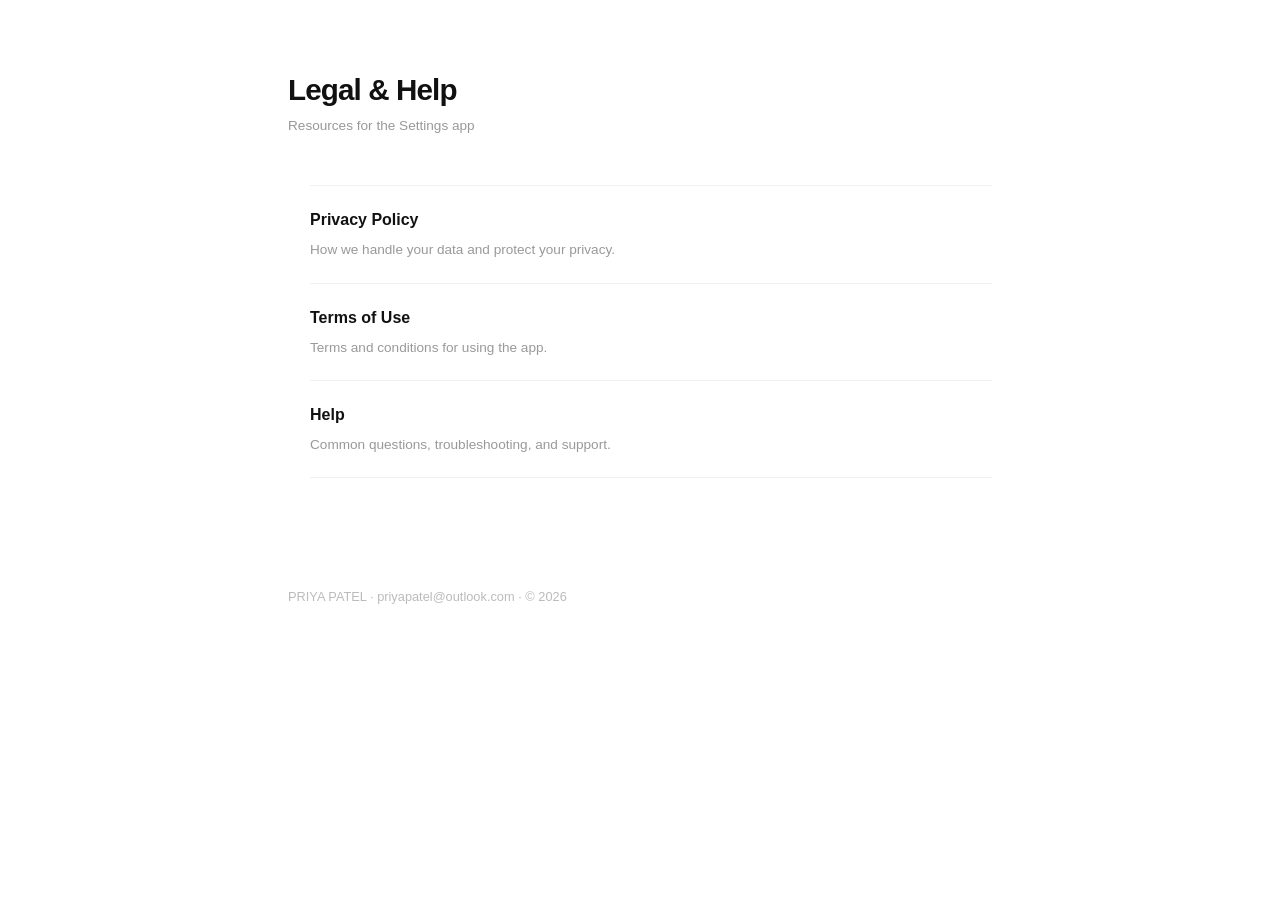
<file: index.html>
<!DOCTYPE html>
<html lang="en">
<head>
  <meta charset="UTF-8">
  <meta name="viewport" content="width=device-width, initial-scale=1.0">
  <title>Legal &amp; Help — Settings</title>
  <meta name="description" content="Privacy Policy, Terms of Use, and Help for the Settings iOS app.">
  <link rel="stylesheet" href="styles.css">
</head>
<body>

  <main class="page">
    <h1>Legal &amp; Help</h1>
    <p class="meta">Resources for the Settings app</p>

    <ul class="index-links">
      <li>
        <a href="privacy.html">
          <span class="link-title">Privacy Policy</span>
          <span class="link-desc">How we handle your data and protect your privacy.</span>
        </a>
      </li>
      <li>
        <a href="terms.html">
          <span class="link-title">Terms of Use</span>
          <span class="link-desc">Terms and conditions for using the app.</span>
        </a>
      </li>
      <li>
        <a href="help.html">
          <span class="link-title">Help</span>
          <span class="link-desc">Common questions, troubleshooting, and support.</span>
        </a>
      </li>
    </ul>
  </main>

  <footer class="footer">
    PRIYA PATEL<span class="footer-sep"></span><a href="mailto:priyapatel@outlook.com">priyapatel@outlook.com</a><span class="footer-sep"></span>&copy; 2026
  </footer>

</body>
</html>
</file>
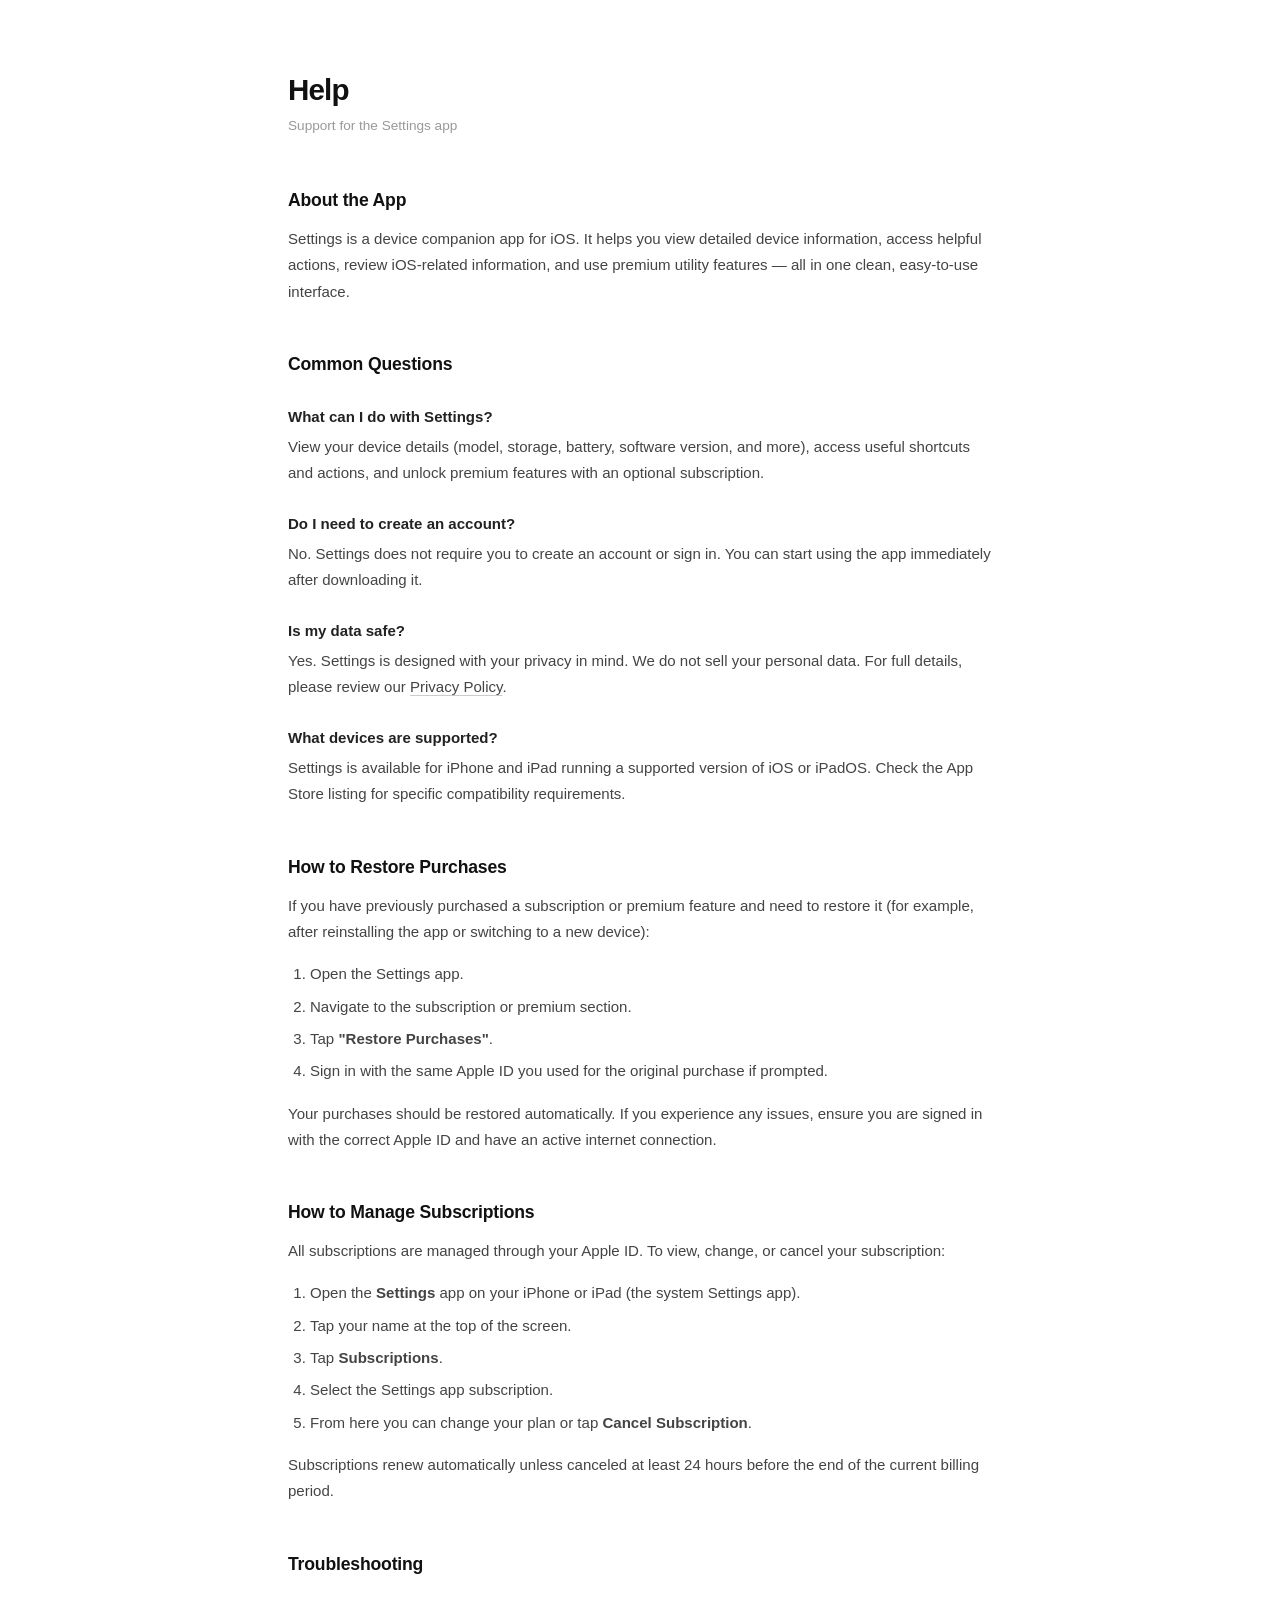
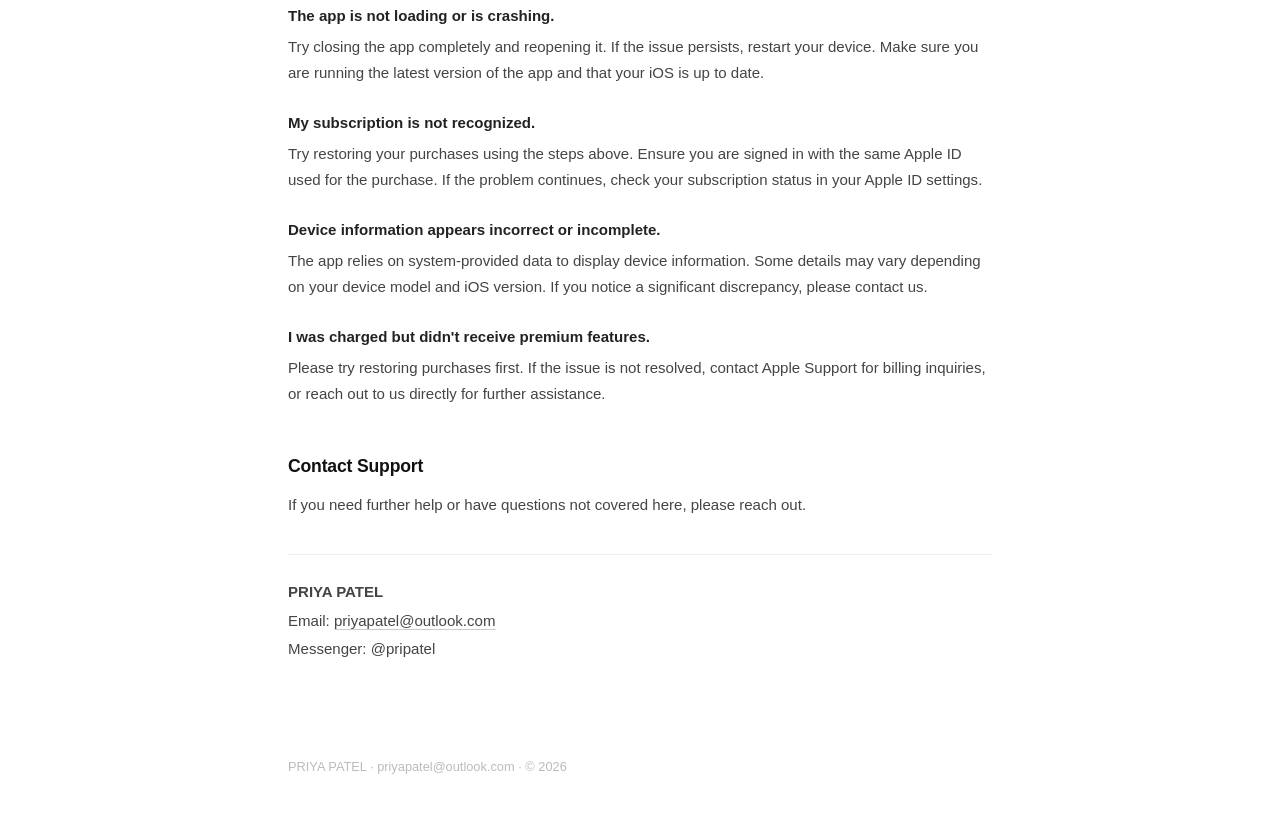
<file: help.html>
<!DOCTYPE html>
<html lang="en">
<head>
  <meta charset="UTF-8">
  <meta name="viewport" content="width=device-width, initial-scale=1.0">
  <title>Help — Settings</title>
  <meta name="description" content="Help and support for the Settings iOS app by PRIYA PATEL.">
  <link rel="stylesheet" href="styles.css">
</head>
<body>

  <main class="page">
    <h1>Help</h1>
    <p class="meta">Support for the Settings app</p>

    <h2>About the App</h2>
    <p>Settings is a device companion app for iOS. It helps you view detailed device information, access helpful actions, review iOS-related information, and use premium utility features — all in one clean, easy-to-use interface.</p>

    <h2>Common Questions</h2>

    <dl class="faq">
      <dt>What can I do with Settings?</dt>
      <dd>View your device details (model, storage, battery, software version, and more), access useful shortcuts and actions, and unlock premium features with an optional subscription.</dd>

      <dt>Do I need to create an account?</dt>
      <dd>No. Settings does not require you to create an account or sign in. You can start using the app immediately after downloading it.</dd>

      <dt>Is my data safe?</dt>
      <dd>Yes. Settings is designed with your privacy in mind. We do not sell your personal data. For full details, please review our <a href="privacy.html">Privacy Policy</a>.</dd>

      <dt>What devices are supported?</dt>
      <dd>Settings is available for iPhone and iPad running a supported version of iOS or iPadOS. Check the App Store listing for specific compatibility requirements.</dd>
    </dl>

    <h2>How to Restore Purchases</h2>
    <p>If you have previously purchased a subscription or premium feature and need to restore it (for example, after reinstalling the app or switching to a new device):</p>
    <ol>
      <li>Open the Settings app.</li>
      <li>Navigate to the subscription or premium section.</li>
      <li>Tap <strong>"Restore Purchases"</strong>.</li>
      <li>Sign in with the same Apple ID you used for the original purchase if prompted.</li>
    </ol>
    <p>Your purchases should be restored automatically. If you experience any issues, ensure you are signed in with the correct Apple ID and have an active internet connection.</p>

    <h2>How to Manage Subscriptions</h2>
    <p>All subscriptions are managed through your Apple ID. To view, change, or cancel your subscription:</p>
    <ol>
      <li>Open the <strong>Settings</strong> app on your iPhone or iPad (the system Settings app).</li>
      <li>Tap your name at the top of the screen.</li>
      <li>Tap <strong>Subscriptions</strong>.</li>
      <li>Select the Settings app subscription.</li>
      <li>From here you can change your plan or tap <strong>Cancel Subscription</strong>.</li>
    </ol>
    <p>Subscriptions renew automatically unless canceled at least 24 hours before the end of the current billing period.</p>

    <h2>Troubleshooting</h2>

    <dl class="faq">
      <dt>The app is not loading or is crashing.</dt>
      <dd>Try closing the app completely and reopening it. If the issue persists, restart your device. Make sure you are running the latest version of the app and that your iOS is up to date.</dd>

      <dt>My subscription is not recognized.</dt>
      <dd>Try restoring your purchases using the steps above. Ensure you are signed in with the same Apple ID used for the purchase. If the problem continues, check your subscription status in your Apple ID settings.</dd>

      <dt>Device information appears incorrect or incomplete.</dt>
      <dd>The app relies on system-provided data to display device information. Some details may vary depending on your device model and iOS version. If you notice a significant discrepancy, please contact us.</dd>

      <dt>I was charged but didn't receive premium features.</dt>
      <dd>Please try restoring purchases first. If the issue is not resolved, contact Apple Support for billing inquiries, or reach out to us directly for further assistance.</dd>
    </dl>

    <h2>Contact Support</h2>
    <p>If you need further help or have questions not covered here, please reach out.</p>
    <div class="contact">
      <p><strong>PRIYA PATEL</strong></p>
      <p>Email: <a href="mailto:priyapatel@outlook.com">priyapatel@outlook.com</a></p>
      <p>Messenger: @pripatel</p>
    </div>
  </main>

  <footer class="footer">
    PRIYA PATEL<span class="footer-sep"></span><a href="mailto:priyapatel@outlook.com">priyapatel@outlook.com</a><span class="footer-sep"></span>&copy; 2026
  </footer>

</body>
</html>
</file>
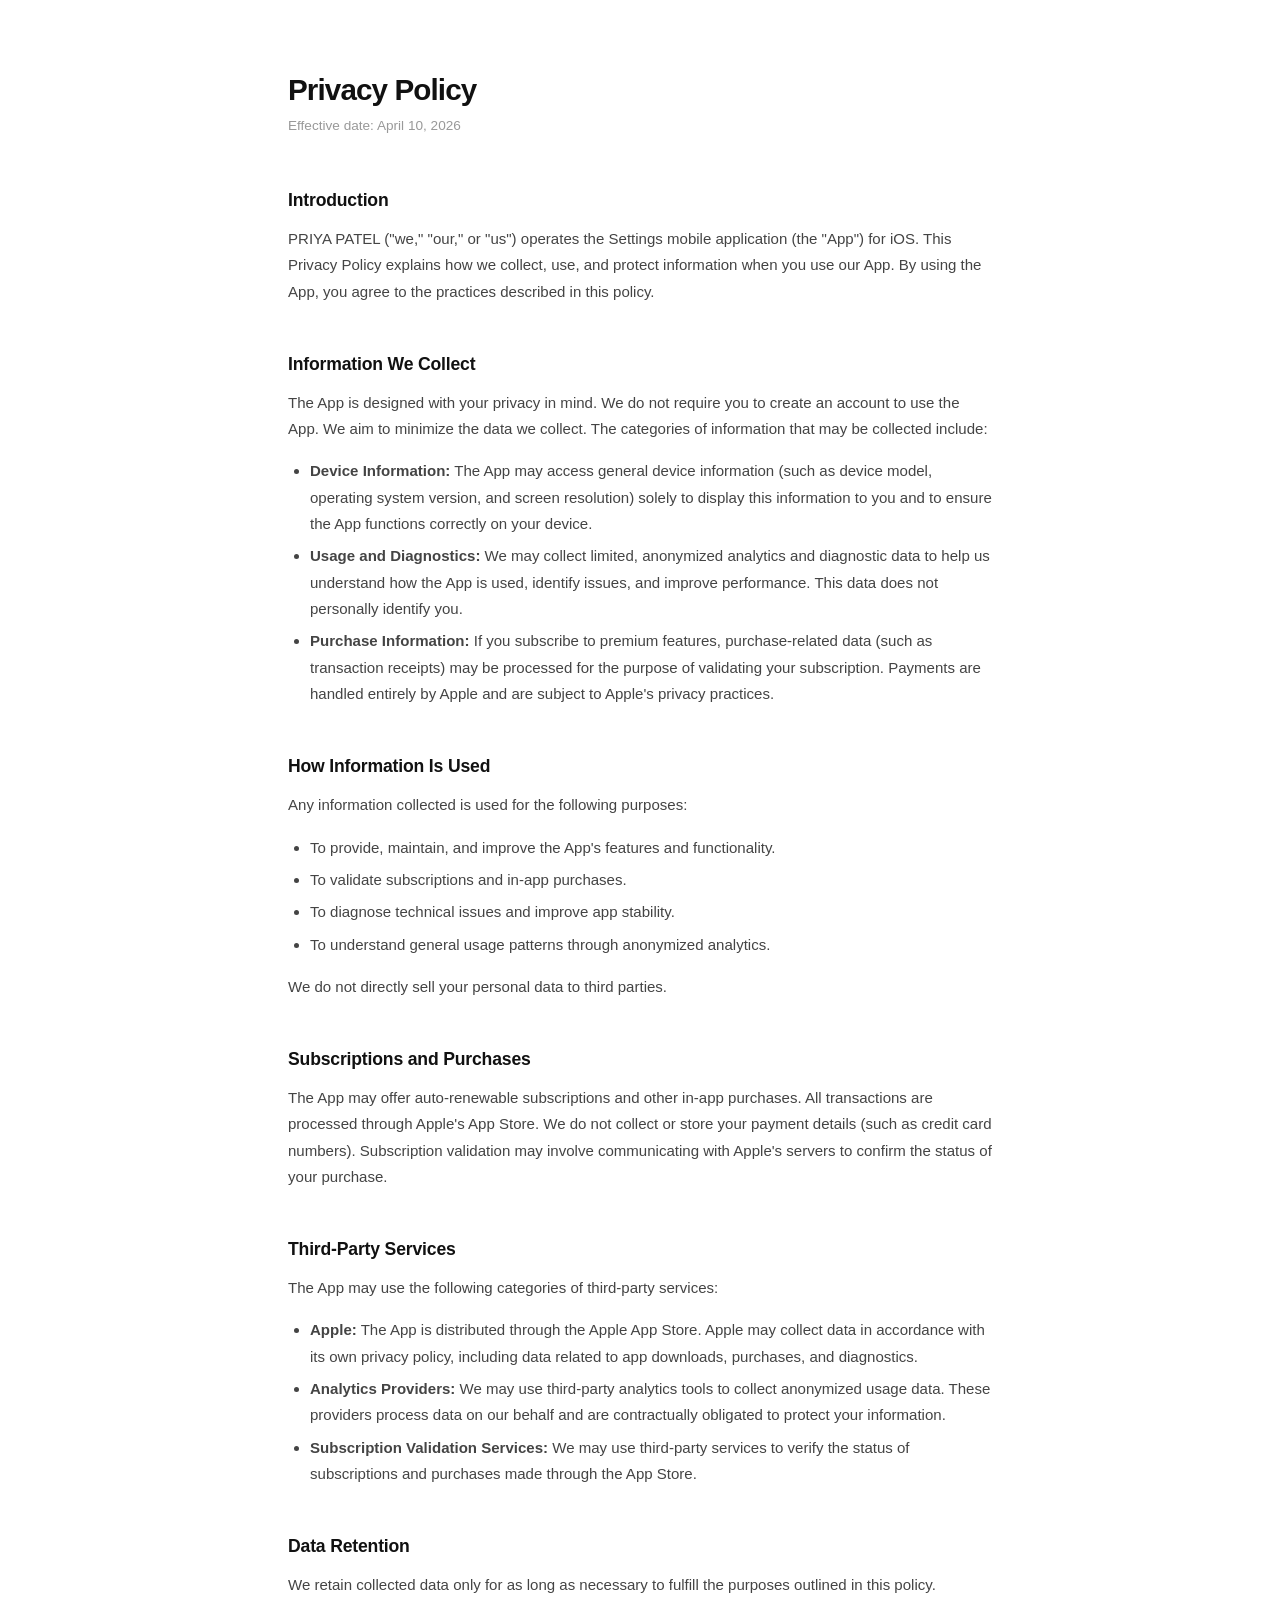
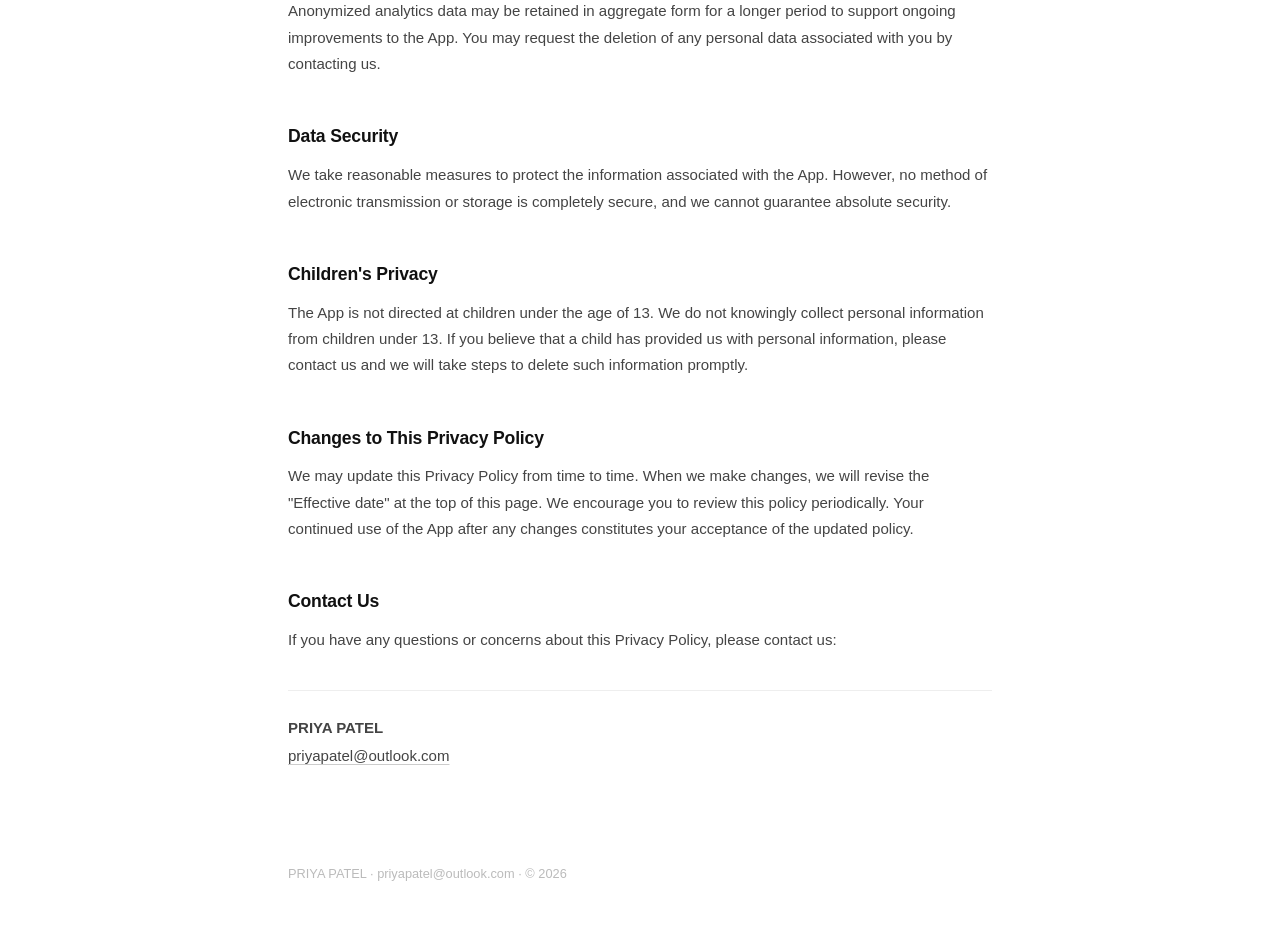
<file: privacy.html>
<!DOCTYPE html>
<html lang="en">
<head>
  <meta charset="UTF-8">
  <meta name="viewport" content="width=device-width, initial-scale=1.0">
  <title>Privacy Policy — Settings</title>
  <meta name="description" content="Privacy Policy for the Settings iOS app by PRIYA PATEL.">
  <link rel="stylesheet" href="styles.css">
</head>
<body>

  <main class="page">
    <h1>Privacy Policy</h1>
    <p class="meta">Effective date: April 10, 2026</p>

    <h2>Introduction</h2>
    <p>PRIYA PATEL ("we," "our," or "us") operates the Settings mobile application (the "App") for iOS. This Privacy Policy explains how we collect, use, and protect information when you use our App. By using the App, you agree to the practices described in this policy.</p>

    <h2>Information We Collect</h2>
    <p>The App is designed with your privacy in mind. We do not require you to create an account to use the App. We aim to minimize the data we collect. The categories of information that may be collected include:</p>
    <ul>
      <li><strong>Device Information:</strong> The App may access general device information (such as device model, operating system version, and screen resolution) solely to display this information to you and to ensure the App functions correctly on your device.</li>
      <li><strong>Usage and Diagnostics:</strong> We may collect limited, anonymized analytics and diagnostic data to help us understand how the App is used, identify issues, and improve performance. This data does not personally identify you.</li>
      <li><strong>Purchase Information:</strong> If you subscribe to premium features, purchase-related data (such as transaction receipts) may be processed for the purpose of validating your subscription. Payments are handled entirely by Apple and are subject to Apple's privacy practices.</li>
    </ul>

    <h2>How Information Is Used</h2>
    <p>Any information collected is used for the following purposes:</p>
    <ul>
      <li>To provide, maintain, and improve the App's features and functionality.</li>
      <li>To validate subscriptions and in-app purchases.</li>
      <li>To diagnose technical issues and improve app stability.</li>
      <li>To understand general usage patterns through anonymized analytics.</li>
    </ul>
    <p>We do not directly sell your personal data to third parties.</p>

    <h2>Subscriptions and Purchases</h2>
    <p>The App may offer auto-renewable subscriptions and other in-app purchases. All transactions are processed through Apple's App Store. We do not collect or store your payment details (such as credit card numbers). Subscription validation may involve communicating with Apple's servers to confirm the status of your purchase.</p>

    <h2>Third-Party Services</h2>
    <p>The App may use the following categories of third-party services:</p>
    <ul>
      <li><strong>Apple:</strong> The App is distributed through the Apple App Store. Apple may collect data in accordance with its own privacy policy, including data related to app downloads, purchases, and diagnostics.</li>
      <li><strong>Analytics Providers:</strong> We may use third-party analytics tools to collect anonymized usage data. These providers process data on our behalf and are contractually obligated to protect your information.</li>
      <li><strong>Subscription Validation Services:</strong> We may use third-party services to verify the status of subscriptions and purchases made through the App Store.</li>
    </ul>

    <h2>Data Retention</h2>
    <p>We retain collected data only for as long as necessary to fulfill the purposes outlined in this policy. Anonymized analytics data may be retained in aggregate form for a longer period to support ongoing improvements to the App. You may request the deletion of any personal data associated with you by contacting us.</p>

    <h2>Data Security</h2>
    <p>We take reasonable measures to protect the information associated with the App. However, no method of electronic transmission or storage is completely secure, and we cannot guarantee absolute security.</p>

    <h2>Children's Privacy</h2>
    <p>The App is not directed at children under the age of 13. We do not knowingly collect personal information from children under 13. If you believe that a child has provided us with personal information, please contact us and we will take steps to delete such information promptly.</p>

    <h2>Changes to This Privacy Policy</h2>
    <p>We may update this Privacy Policy from time to time. When we make changes, we will revise the "Effective date" at the top of this page. We encourage you to review this policy periodically. Your continued use of the App after any changes constitutes your acceptance of the updated policy.</p>

    <h2>Contact Us</h2>
    <p>If you have any questions or concerns about this Privacy Policy, please contact us:</p>
    <div class="contact">
      <p><strong>PRIYA PATEL</strong></p>
      <p><a href="mailto:priyapatel@outlook.com">priyapatel@outlook.com</a></p>
    </div>
  </main>

  <footer class="footer">
    PRIYA PATEL<span class="footer-sep"></span><a href="mailto:priyapatel@outlook.com">priyapatel@outlook.com</a><span class="footer-sep"></span>&copy; 2026
  </footer>

</body>
</html>
</file>
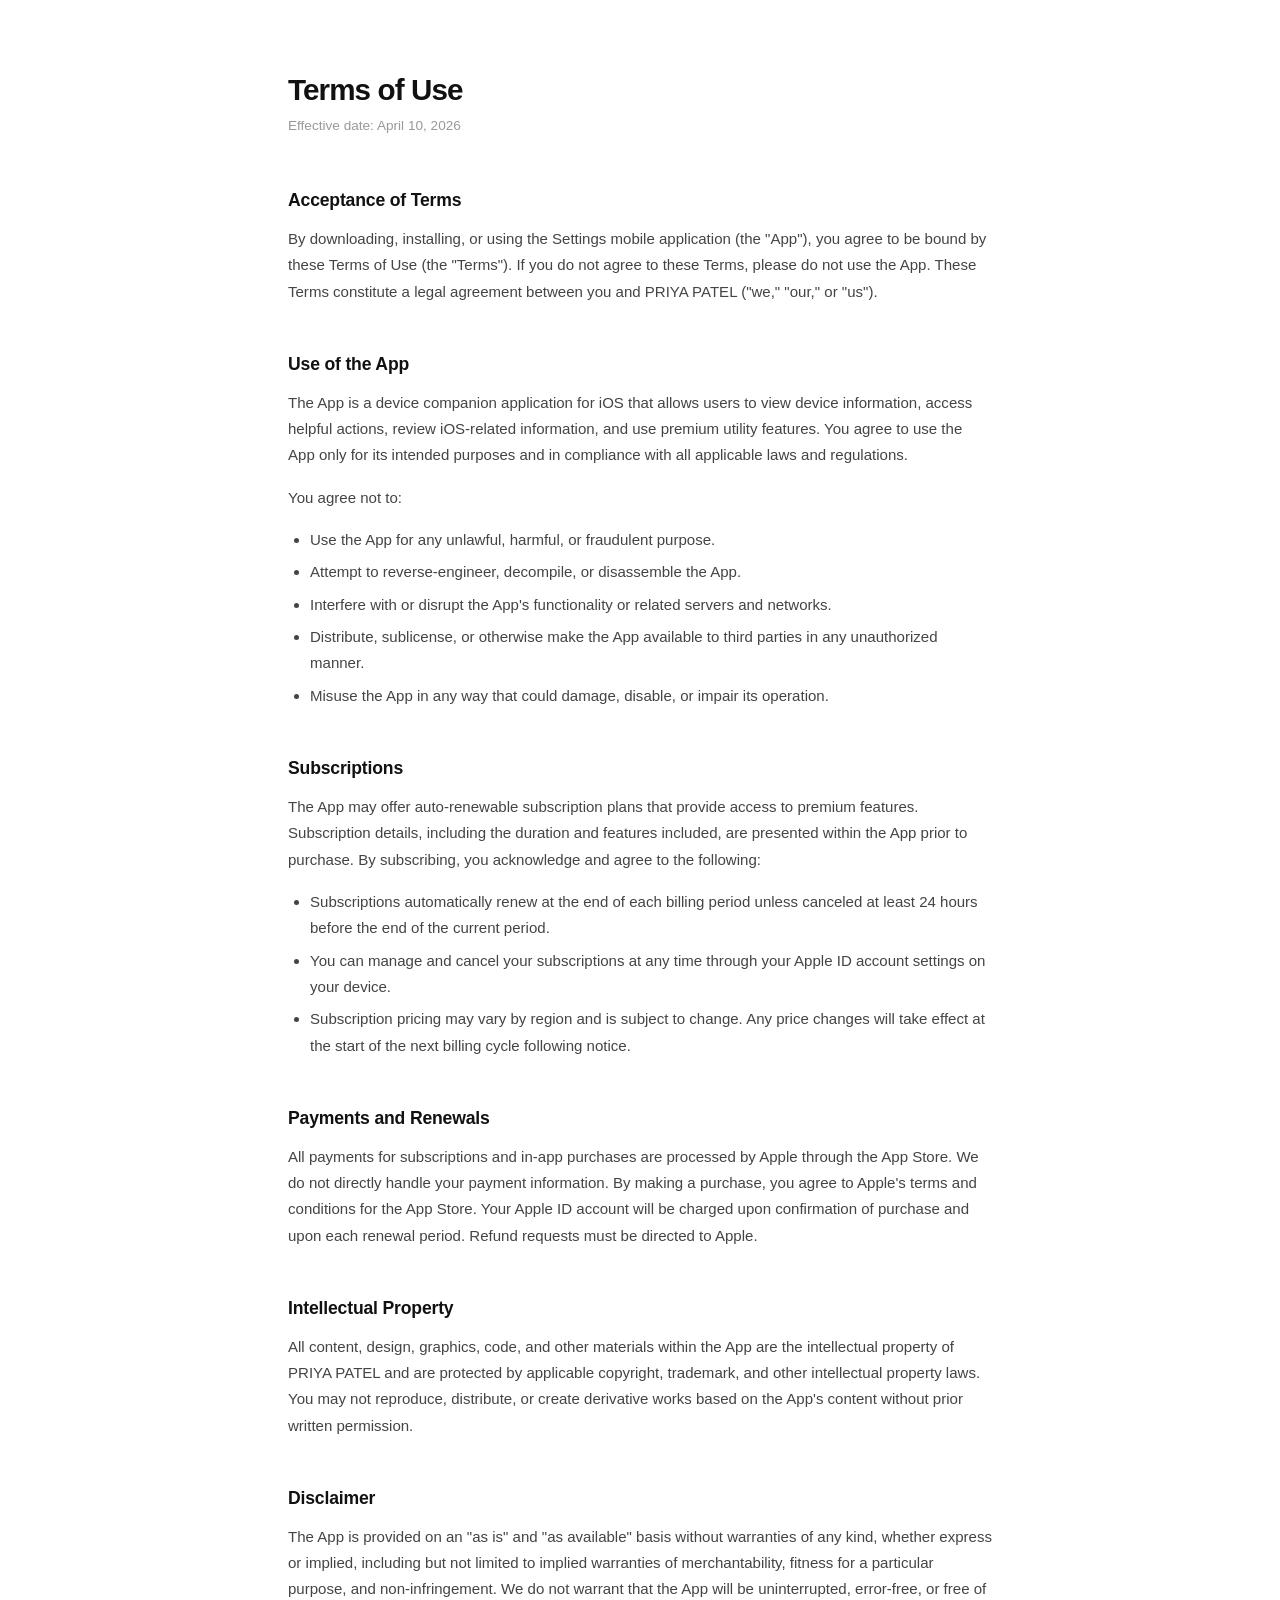
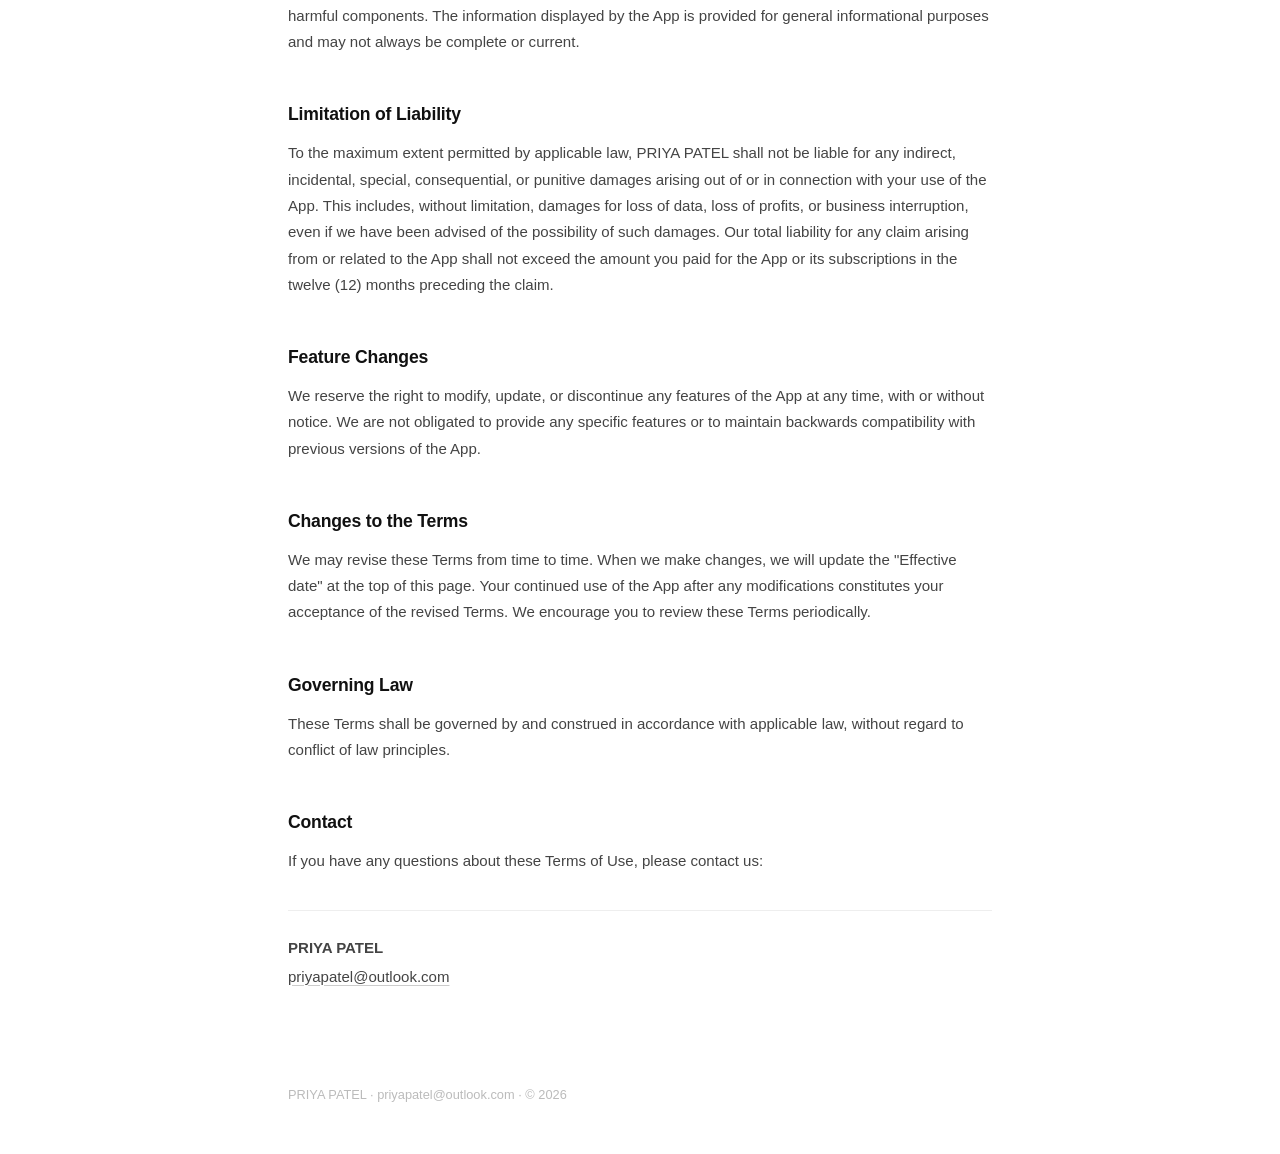
<file: terms.html>
<!DOCTYPE html>
<html lang="en">
<head>
  <meta charset="UTF-8">
  <meta name="viewport" content="width=device-width, initial-scale=1.0">
  <title>Terms of Use — Settings</title>
  <meta name="description" content="Terms of Use for the Settings iOS app by PRIYA PATEL.">
  <link rel="stylesheet" href="styles.css">
</head>
<body>

  <main class="page">
    <h1>Terms of Use</h1>
    <p class="meta">Effective date: April 10, 2026</p>

    <h2>Acceptance of Terms</h2>
    <p>By downloading, installing, or using the Settings mobile application (the "App"), you agree to be bound by these Terms of Use (the "Terms"). If you do not agree to these Terms, please do not use the App. These Terms constitute a legal agreement between you and PRIYA PATEL ("we," "our," or "us").</p>

    <h2>Use of the App</h2>
    <p>The App is a device companion application for iOS that allows users to view device information, access helpful actions, review iOS-related information, and use premium utility features. You agree to use the App only for its intended purposes and in compliance with all applicable laws and regulations.</p>
    <p>You agree not to:</p>
    <ul>
      <li>Use the App for any unlawful, harmful, or fraudulent purpose.</li>
      <li>Attempt to reverse-engineer, decompile, or disassemble the App.</li>
      <li>Interfere with or disrupt the App's functionality or related servers and networks.</li>
      <li>Distribute, sublicense, or otherwise make the App available to third parties in any unauthorized manner.</li>
      <li>Misuse the App in any way that could damage, disable, or impair its operation.</li>
    </ul>

    <h2>Subscriptions</h2>
    <p>The App may offer auto-renewable subscription plans that provide access to premium features. Subscription details, including the duration and features included, are presented within the App prior to purchase. By subscribing, you acknowledge and agree to the following:</p>
    <ul>
      <li>Subscriptions automatically renew at the end of each billing period unless canceled at least 24 hours before the end of the current period.</li>
      <li>You can manage and cancel your subscriptions at any time through your Apple ID account settings on your device.</li>
      <li>Subscription pricing may vary by region and is subject to change. Any price changes will take effect at the start of the next billing cycle following notice.</li>
    </ul>

    <h2>Payments and Renewals</h2>
    <p>All payments for subscriptions and in-app purchases are processed by Apple through the App Store. We do not directly handle your payment information. By making a purchase, you agree to Apple's terms and conditions for the App Store. Your Apple ID account will be charged upon confirmation of purchase and upon each renewal period. Refund requests must be directed to Apple.</p>

    <h2>Intellectual Property</h2>
    <p>All content, design, graphics, code, and other materials within the App are the intellectual property of PRIYA PATEL and are protected by applicable copyright, trademark, and other intellectual property laws. You may not reproduce, distribute, or create derivative works based on the App's content without prior written permission.</p>

    <h2>Disclaimer</h2>
    <p>The App is provided on an "as is" and "as available" basis without warranties of any kind, whether express or implied, including but not limited to implied warranties of merchantability, fitness for a particular purpose, and non-infringement. We do not warrant that the App will be uninterrupted, error-free, or free of harmful components. The information displayed by the App is provided for general informational purposes and may not always be complete or current.</p>

    <h2>Limitation of Liability</h2>
    <p>To the maximum extent permitted by applicable law, PRIYA PATEL shall not be liable for any indirect, incidental, special, consequential, or punitive damages arising out of or in connection with your use of the App. This includes, without limitation, damages for loss of data, loss of profits, or business interruption, even if we have been advised of the possibility of such damages. Our total liability for any claim arising from or related to the App shall not exceed the amount you paid for the App or its subscriptions in the twelve (12) months preceding the claim.</p>

    <h2>Feature Changes</h2>
    <p>We reserve the right to modify, update, or discontinue any features of the App at any time, with or without notice. We are not obligated to provide any specific features or to maintain backwards compatibility with previous versions of the App.</p>

    <h2>Changes to the Terms</h2>
    <p>We may revise these Terms from time to time. When we make changes, we will update the "Effective date" at the top of this page. Your continued use of the App after any modifications constitutes your acceptance of the revised Terms. We encourage you to review these Terms periodically.</p>

    <h2>Governing Law</h2>
    <p>These Terms shall be governed by and construed in accordance with applicable law, without regard to conflict of law principles.</p>

    <h2>Contact</h2>
    <p>If you have any questions about these Terms of Use, please contact us:</p>
    <div class="contact">
      <p><strong>PRIYA PATEL</strong></p>
      <p><a href="mailto:priyapatel@outlook.com">priyapatel@outlook.com</a></p>
    </div>
  </main>

  <footer class="footer">
    PRIYA PATEL<span class="footer-sep"></span><a href="mailto:priyapatel@outlook.com">priyapatel@outlook.com</a><span class="footer-sep"></span>&copy; 2026
  </footer>

</body>
</html>
</file>
<file: styles.css>
/* ===== Minimal Legal Site ===== */

*,
*::before,
*::after {
  margin: 0;
  padding: 0;
  box-sizing: border-box;
}

html {
  font-size: 16px;
  -webkit-text-size-adjust: 100%;
}

body {
  font-family: -apple-system, BlinkMacSystemFont, "Segoe UI", Roboto,
    Helvetica, Arial, sans-serif, "Apple Color Emoji", "Segoe UI Emoji";
  color: #222;
  background: #fff;
  line-height: 1.75;
  -webkit-font-smoothing: antialiased;
  -moz-osx-font-smoothing: grayscale;
}

a {
  color: #222;
  text-decoration-color: #ccc;
  text-underline-offset: 3px;
  transition: text-decoration-color 0.2s;
}

a:hover {
  text-decoration-color: #222;
}

/* ---- Page container ---- */

.page {
  max-width: 760px;
  margin: 0 auto;
  padding: 72px 28px 60px;
}

.page h1 {
  font-size: 1.85rem;
  font-weight: 680;
  letter-spacing: -0.03em;
  line-height: 1.2;
  color: #111;
  margin-bottom: 6px;
}

.page .meta {
  font-size: 0.85rem;
  color: #999;
  margin-bottom: 48px;
}

/* ---- Nav links row ---- */

.page-links {
  display: flex;
  gap: 20px;
  margin-bottom: 48px;
  font-size: 0.85rem;
}

.page-links a {
  color: #888;
  text-decoration: none;
  transition: color 0.2s;
}

.page-links a:hover {
  color: #222;
}

.page-links a.current {
  color: #222;
  font-weight: 500;
}

/* ---- Section headings ---- */

.page h2 {
  font-size: 1.1rem;
  font-weight: 620;
  color: #111;
  margin-top: 44px;
  margin-bottom: 10px;
  letter-spacing: -0.01em;
}

.page h3 {
  font-size: 0.95rem;
  font-weight: 600;
  color: #333;
  margin-top: 28px;
  margin-bottom: 6px;
}

/* ---- Body text ---- */

.page p {
  font-size: 0.94rem;
  color: #444;
  margin-bottom: 16px;
}

.page ul,
.page ol {
  padding-left: 22px;
  margin-bottom: 16px;
}

.page li {
  font-size: 0.94rem;
  color: #444;
  margin-bottom: 6px;
}

/* ---- Contact block ---- */

.contact {
  margin-top: 36px;
  padding-top: 24px;
  border-top: 1px solid #eee;
}

.contact p {
  margin-bottom: 2px;
}

.contact a {
  color: #444;
}

/* ---- FAQ items ---- */

.faq {
  margin-top: 16px;
}

.faq dt {
  font-size: 0.94rem;
  font-weight: 600;
  color: #222;
  margin-top: 24px;
  margin-bottom: 4px;
}

.faq dd {
  font-size: 0.94rem;
  color: #444;
  margin-bottom: 0;
  margin-left: 0;
}

.faq dd a {
  color: #444;
}

/* ---- Index page ---- */

.index-links {
  list-style: none;
  padding: 0;
  margin-top: 48px;
}

.index-links li {
  margin-bottom: 0;
}

.index-links a {
  display: block;
  padding: 20px 0;
  border-bottom: 1px solid #f0f0f0;
  text-decoration: none;
  transition: padding-left 0.2s;
}

.index-links li:first-child a {
  border-top: 1px solid #f0f0f0;
}

.index-links a:hover {
  padding-left: 6px;
}

.index-links .link-title {
  font-size: 1rem;
  font-weight: 560;
  color: #111;
  display: block;
  margin-bottom: 2px;
}

.index-links .link-desc {
  font-size: 0.85rem;
  color: #999;
}

/* ---- Footer ---- */

.footer {
  max-width: 760px;
  margin: 0 auto;
  padding: 32px 28px 48px;
  font-size: 0.8rem;
  color: #bbb;
}

.footer a {
  color: #bbb;
  text-decoration: none;
}

.footer a:hover {
  color: #888;
}

.footer-sep::before {
  content: "\00a0\00b7\00a0";
}

/* ---- Responsive ---- */

@media (max-width: 600px) {
  .page {
    padding: 48px 22px 48px;
  }

  .page h1 {
    font-size: 1.5rem;
  }

  .page-links {
    gap: 16px;
  }

  .index-links a {
    padding: 16px 0;
  }

  .footer {
    padding: 24px 22px 40px;
  }
}
</file>
